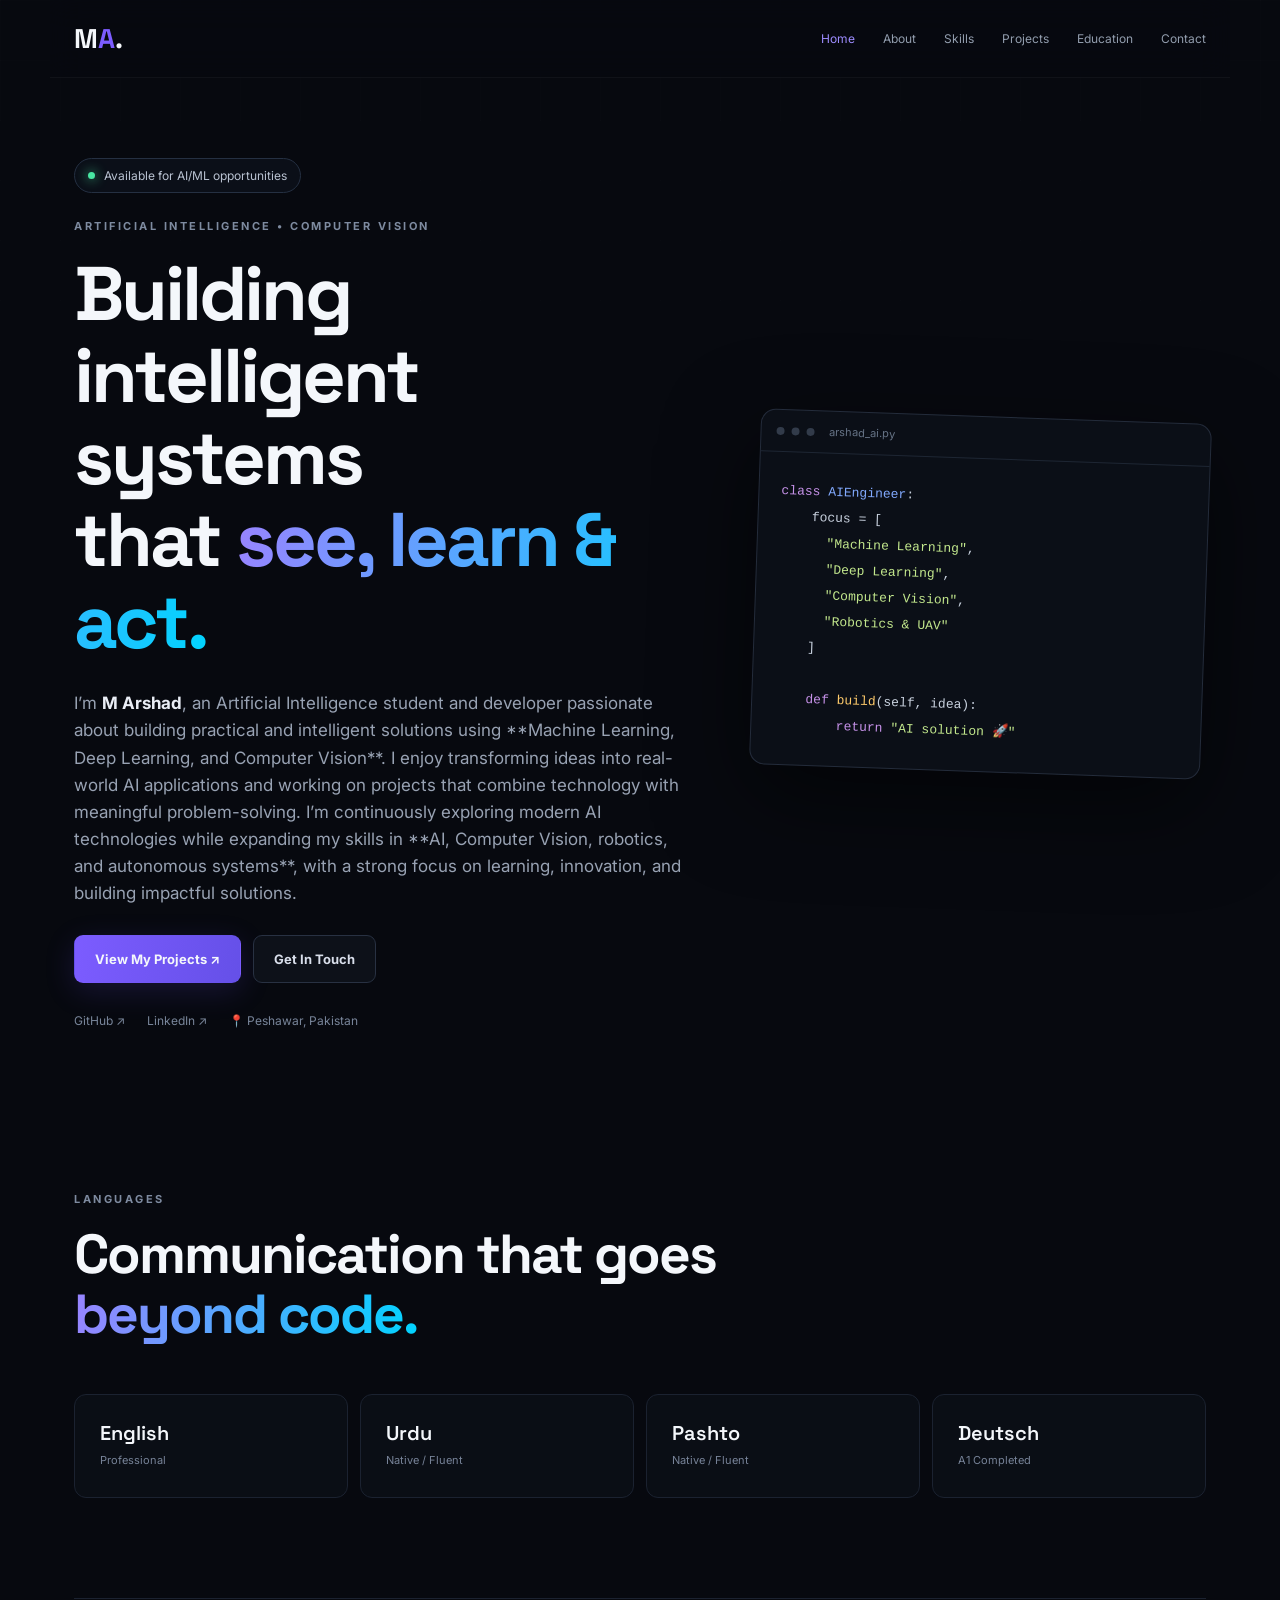
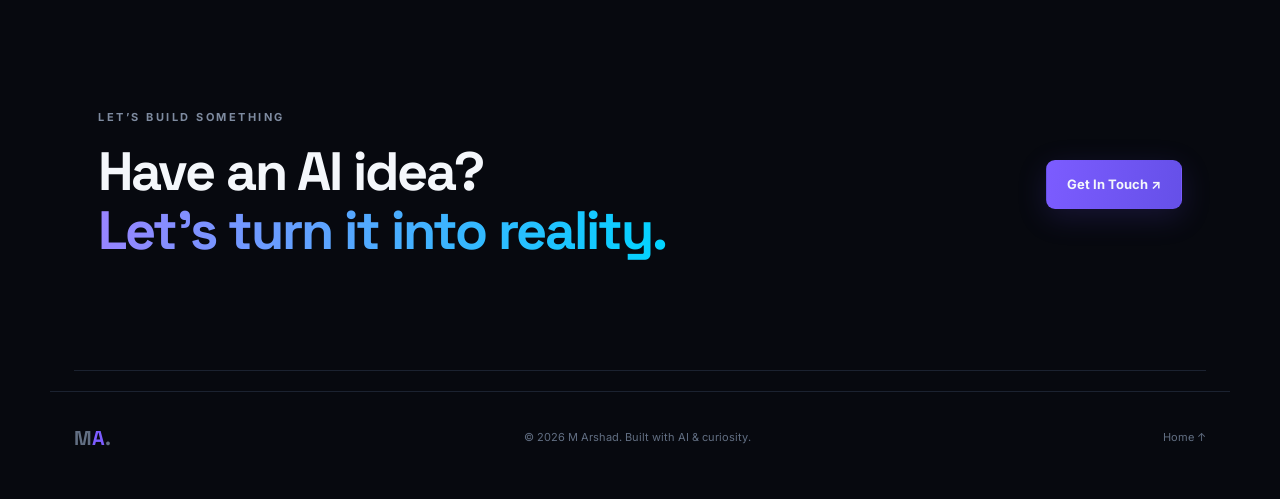
<file: index.html>
<!DOCTYPE html>
<html lang="en">
<head>
<meta charset="UTF-8"><meta name="viewport" content="width=device-width, initial-scale=1.0">
<meta name="description" content="M Arshad — Artificial Intelligence Student and Computer Vision Developer.">
<title>M Arshad | AI & Computer Vision Developer</title>
<link rel="preconnect" href="https://fonts.googleapis.com"><link rel="preconnect" href="https://fonts.gstatic.com" crossorigin>
<link href="https://fonts.googleapis.com/css2?family=Inter:wght@400;500;600;700;800&family=Space+Grotesk:wght@500;600;700&display=swap" rel="stylesheet">
<link rel="stylesheet" href="style.css">
</head>
<body>
<div class="bg-grid"></div>
<header class="navbar">
<a href="index.html" class="logo">M<span>A</span>.</a>
<button class="menu-btn">☰</button>
<nav>
<a class="active" href="index.html">Home</a><a href="about.html">About</a><a href="skills.html">Skills</a>
<a href="projects.html">Projects</a><a href="education.html">Education</a><a href="contact.html">Contact</a>
</nav></header>
<main>
<section class="hero section">
<div class="hero-content">
<div class="status"><span></span> Available for AI/ML opportunities</div>
<p class="eyebrow">ARTIFICIAL INTELLIGENCE • COMPUTER VISION</p>
<h1>Building intelligent systems<br>that <span>see, learn & act.</span></h1>
<p class="hero-text">I’m <strong>M Arshad</strong>, an Artificial Intelligence student and developer passionate about building practical and intelligent solutions using **Machine Learning, Deep Learning, and Computer Vision**. I enjoy transforming ideas into real-world AI applications and working on projects that combine technology with meaningful problem-solving. I’m continuously exploring modern AI technologies while expanding my skills in **AI, Computer Vision, robotics, and autonomous systems**, with a strong focus on learning, innovation, and building impactful solutions.
</p>
<div class="hero-actions"><a href="projects.html" class="btn primary">View My Projects ↗</a><a href="contact.html" class="btn secondary">Get In Touch</a></div>
<div class="quick-links"><a href="https://github.com/M-Arshad784" target="_blank">GitHub ↗</a><a href="https://www.linkedin.com/" target="_blank">LinkedIn ↗</a><span>📍 Peshawar, Pakistan</span></div>
</div>
<div class="hero-card"><div class="orb"></div><div class="code-window">
<div class="window-bar"><i></i><i></i><i></i><span>arshad_ai.py</span></div>
<pre><code><span class="purple">class</span> <span class="blue">AIEngineer</span>:
    focus = [
      <span class="green">"Machine Learning"</span>,
      <span class="green">"Deep Learning"</span>,
      <span class="green">"Computer Vision"</span>,
      <span class="green">"Robotics & UAV"</span>
    ]

    <span class="purple">def</span> <span class="yellow">build</span>(self, idea):
        <span class="purple">return</span> <span class="green">"AI solution 🚀"</span></code></pre>
</div></div>
</section>

<section class="section compact-section">
<div class="section-heading"><p class="eyebrow">LANGUAGES</p><h2>Communication that goes <span>beyond code.</span></h2></div>
<div class="language-grid">
<div><strong>English</strong><span>Professional</span></div><div><strong>Urdu</strong><span>Native / Fluent</span></div>
<div><strong>Pashto</strong><span>Native / Fluent</span></div><div><strong>Deutsch</strong><span>A1 Completed</span></div>
</div>
</section>

<section class="cta section">
<div><p class="eyebrow">LET’S BUILD SOMETHING</p><h2>Have an AI idea?<br><span>Let’s turn it into reality.</span></h2></div>
<a href="contact.html" class="btn primary">Get In Touch ↗</a>
</section>
</main>
<footer><div class="footer-logo">M<span>A</span>.</div><p>© <span id="year"></span> M Arshad. Built with AI & curiosity.</p><a href="index.html">Home ↑</a></footer>
<script src="script.js"></script>
</body></html>
</file>
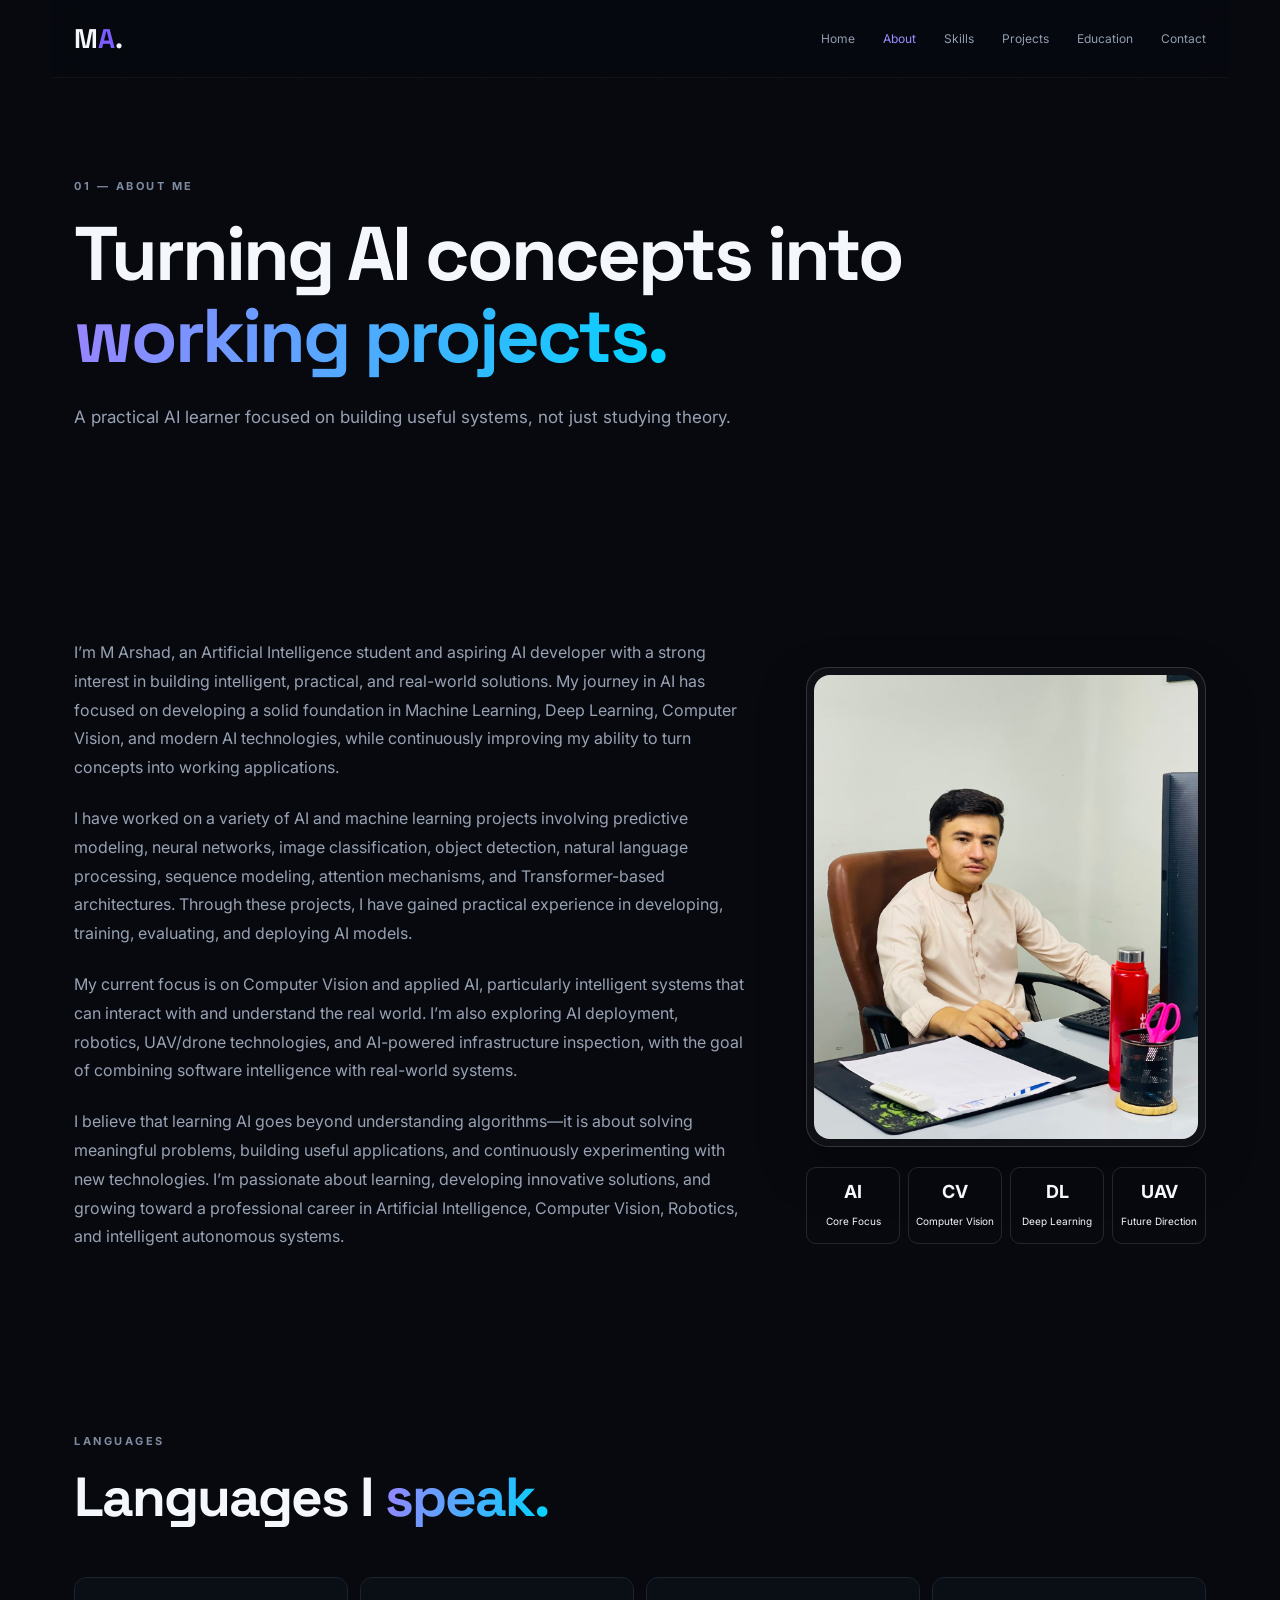
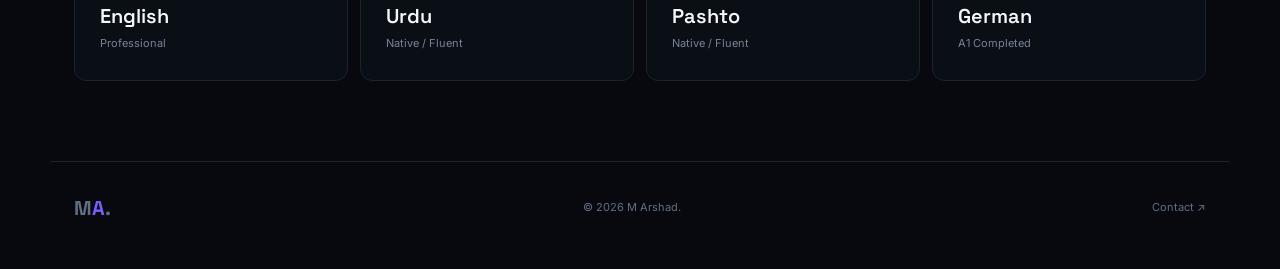
<file: about.html>
<!DOCTYPE html>
<html lang="en">

<head>
<meta charset="UTF-8">
<meta name="viewport" content="width=device-width, initial-scale=1.0">

<title>About | M Arshad</title>

<link rel="preconnect" href="https://fonts.googleapis.com">
<link rel="preconnect" href="https://fonts.gstatic.com" crossorigin>

<link href="https://fonts.googleapis.com/css2?family=Inter:wght@400;500;600;700;800&family=Space+Grotesk:wght@500;600;700&display=swap" rel="stylesheet">

<link rel="stylesheet" href="style.css">

<style>

/* ================================
   ABOUT SECTION
================================ */

.about-grid {
    display: grid;
    grid-template-columns: 1.4fr 0.6fr;
    gap: 60px;
    align-items: center;
    max-width: 1200px;
    margin: 0 auto;
}

.about-copy p {
    line-height: 1.8;
    margin-bottom: 22px;
}


/* ================================
   RIGHT SIDE
================================ */

.about-right {
    display: flex;
    flex-direction: column;
    align-items: center;
    width: 100%;
}


/* ================================
   PROFILE IMAGE
================================ */

.profile-box {
    width: 400px;
    height: 480px;
    padding: 7px;
    border-radius: 22px;
    border: 1px solid rgba(255,255,255,0.15);
    background: rgba(255,255,255,0.03);
    box-shadow: 0 20px 50px rgba(0,0,0,0.25);
}

.profile-box img {
    width: 100%;
    height: 100%;
    object-fit: cover;
    border-radius: 16px;
    display: block;
}


/* ================================
   STATS
================================ */

.about-stats {
    display: grid;
    grid-template-columns: repeat(4, 1fr);
    gap: 8px;
    width: 100%;
    margin-top: 20px;
}

.about-stat {
    text-align: center;
    padding: 10px 5px;
    border: 1px solid rgba(255,255,255,0.12);
    border-radius: 10px;
}

.about-stat strong {
    display: block;
    font-size: 18px;
}

.about-stat span {
    font-size: 10px;
}


/* ================================
   TABLET
================================ */

@media (max-width: 1000px) {

    .about-grid {
        grid-template-columns: 1fr;
        gap: 45px;
        text-align: left;
    }

    .about-right {
        width: 100%;
    }

    .profile-box {
        width: 300px;
        height: 380px;
    }

    .about-stats {
        width: 300px;
    }
}


/* ================================
   MOBILE
================================ */

@media (max-width: 600px) {

    .about-grid {
        grid-template-columns: 1fr;
        gap: 35px;
        width: 100%;
    }

    .about-copy {
        width: 100%;
    }

    .about-copy p {
        font-size: 14px;
        line-height: 1.7;
        margin-bottom: 18px;
    }

    .about-right {
        width: 100%;
    }

    .profile-box {
        width: 220px;
        height: 280px;
        padding: 6px;
        border-radius: 18px;
    }

    .profile-box img {
        border-radius: 13px;
    }

    .about-stats {
        width: 100%;
        grid-template-columns: repeat(2, 1fr);
        gap: 10px;
        margin-top: 18px;
    }

    .about-stat {
        padding: 12px 5px;
    }

    .about-stat strong {
        font-size: 17px;
    }

    .about-stat span {
        font-size: 9px;
    }

}


/* ================================
   VERY SMALL MOBILE
================================ */

@media (max-width: 380px) {

    .profile-box {
        width: 190px;
        height: 245px;
    }

    .about-stats {
        grid-template-columns: repeat(2, 1fr);
    }

}

</style>

</head>


<body>

<div class="bg-grid"></div>


<!-- ================================
     NAVBAR
================================ -->

<header class="navbar">

    <a href="index.html" class="logo">
        M<span>A</span>.
    </a>

    <button class="menu-btn">☰</button>

    <nav>
        <a href="index.html">Home</a>
        <a class="active" href="about.html">About</a>
        <a href="skills.html">Skills</a>
        <a href="projects.html">Projects</a>
        <a href="education.html">Education</a>
        <a href="contact.html">Contact</a>
    </nav>

</header>


<main>


<!-- ================================
     PAGE HERO
================================ -->

<section class="page-hero section">

    <p class="eyebrow">
        01 — ABOUT ME
    </p>

    <h1>
        Turning AI concepts into
        <span>working projects.</span>
    </h1>

    <p class="hero-text">
        A practical AI learner focused on building useful systems,
        not just studying theory.
    </p>

</section>


<!-- ================================
     ABOUT
================================ -->

<section class="section">

    <div class="about-grid">


        <!-- LEFT SIDE -->

        <div class="about-copy">

            <p>
                I’m M Arshad, an Artificial Intelligence student and aspiring AI developer
                with a strong interest in building intelligent, practical, and real-world
                solutions. My journey in AI has focused on developing a solid foundation
                in Machine Learning, Deep Learning, Computer Vision, and modern AI
                technologies, while continuously improving my ability to turn concepts
                into working applications.
            </p>

            <p>
                I have worked on a variety of AI and machine learning projects involving
                predictive modeling, neural networks, image classification, object
                detection, natural language processing, sequence modeling, attention
                mechanisms, and Transformer-based architectures. Through these projects,
                I have gained practical experience in developing, training, evaluating,
                and deploying AI models.
            </p>

            <p>
                My current focus is on Computer Vision and applied AI, particularly
                intelligent systems that can interact with and understand the real world.
                I’m also exploring AI deployment, robotics, UAV/drone technologies,
                and AI-powered infrastructure inspection, with the goal of combining
                software intelligence with real-world systems.
            </p>

            <p>
                I believe that learning AI goes beyond understanding algorithms—it is
                about solving meaningful problems, building useful applications, and
                continuously experimenting with new technologies. I’m passionate about
                learning, developing innovative solutions, and growing toward a
                professional career in Artificial Intelligence, Computer Vision,
                Robotics, and intelligent autonomous systems.
            </p>

        </div>


        <!-- RIGHT SIDE -->

        <div class="about-right">


            <!-- IMAGE -->

            <div class="profile-box">

                <img
                    src="img1.jpg"
                    alt="M Arshad - Artificial Intelligence"
                >

            </div>


            <!-- STATS -->

            <div class="about-stats">


                <div class="about-stat">

                    <strong>AI</strong>

                    <span>
                        Core Focus
                    </span>

                </div>


                <div class="about-stat">

                    <strong>CV</strong>

                    <span>
                        Computer Vision
                    </span>

                </div>


                <div class="about-stat">

                    <strong>DL</strong>

                    <span>
                        Deep Learning
                    </span>

                </div>


                <div class="about-stat">

                    <strong>UAV</strong>

                    <span>
                        Future Direction
                    </span>

                </div>


            </div>

        </div>

    </div>

</section>


<!-- ================================
     LANGUAGES
================================ -->

<section class="section compact-section">

    <div class="section-heading">

        <p class="eyebrow">
            LANGUAGES
        </p>

        <h2>
            Languages I <span>speak.</span>
        </h2>

    </div>


    <div class="language-grid">

        <div>
            <strong>English</strong>
            <span>Professional</span>
        </div>

        <div>
            <strong>Urdu</strong>
            <span>Native / Fluent</span>
        </div>

        <div>
            <strong>Pashto</strong>
            <span>Native / Fluent</span>
        </div>

        <div>
            <strong>German</strong>
            <span>A1 Completed</span>
        </div>

    </div>

</section>


</main>


<!-- ================================
     FOOTER
================================ -->

<footer>

    <div class="footer-logo">
        M<span>A</span>.
    </div>

    <p>
        © <span id="year"></span> M Arshad.
    </p>

    <a href="contact.html">
        Contact ↗
    </a>

</footer>


<script src="script.js"></script>

</body>
</html>
</file>
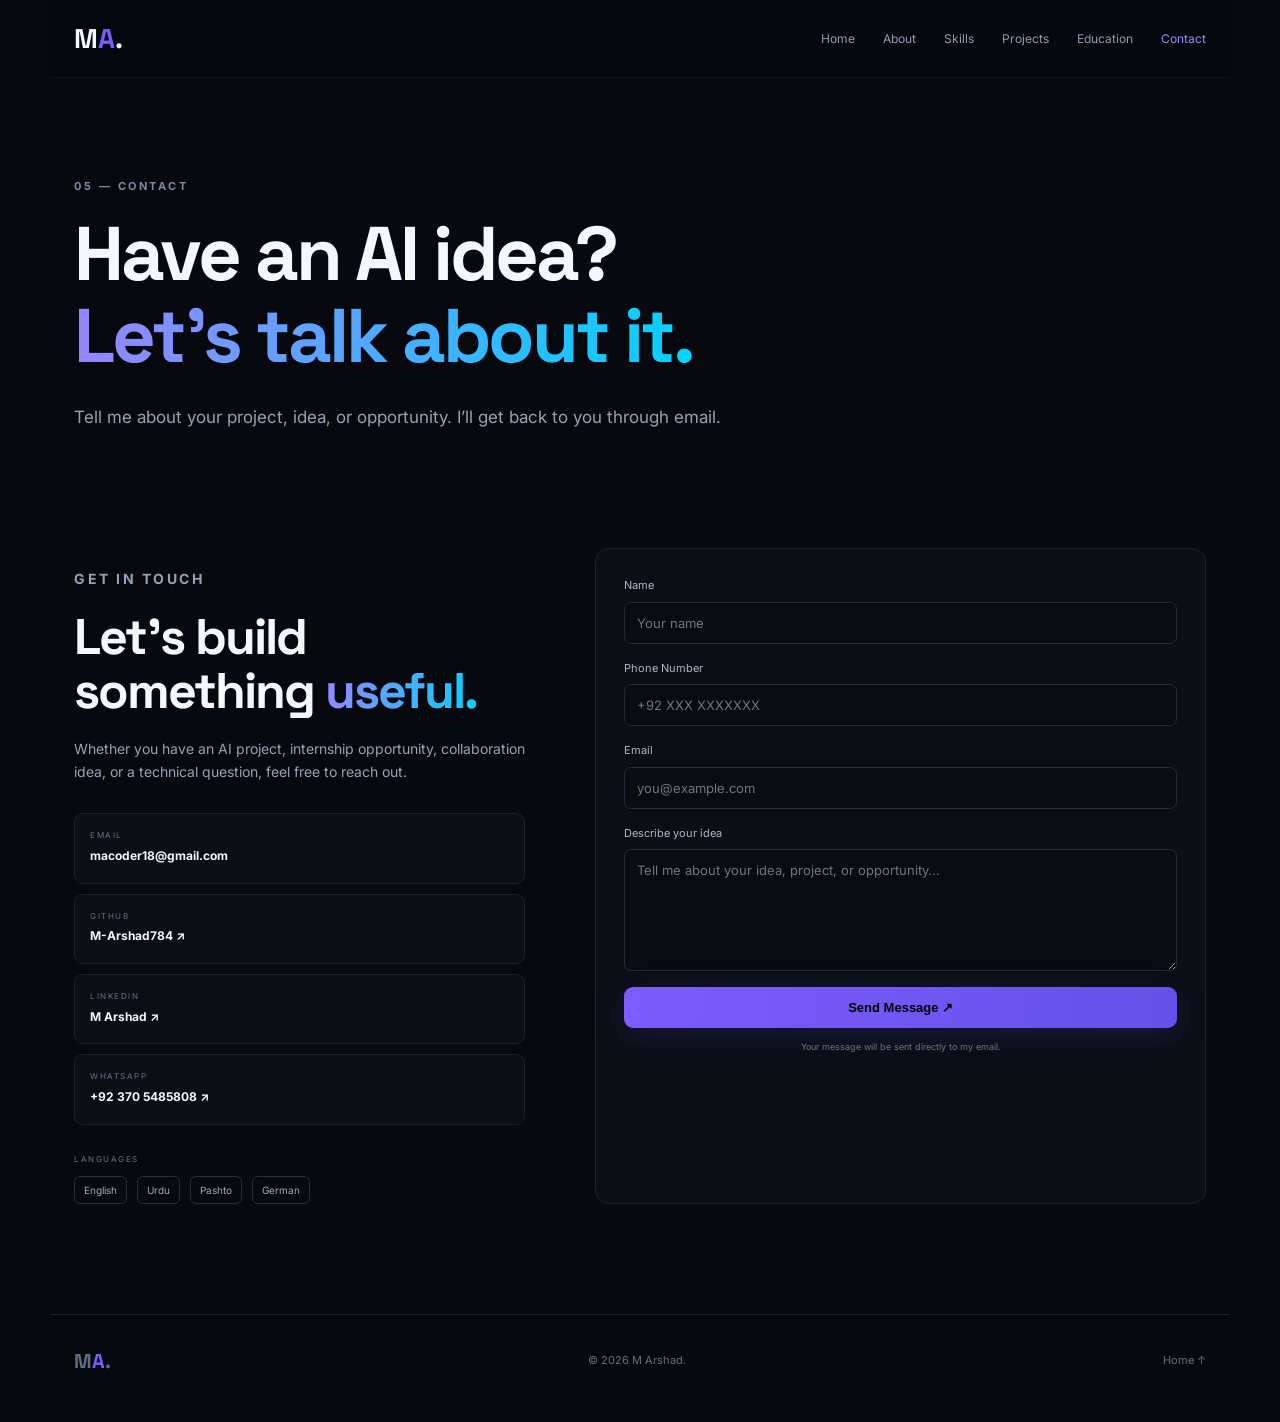
<file: contact.html>
<!DOCTYPE html>
<html lang="en">

<head>
    <meta charset="UTF-8">
    <meta name="viewport" content="width=device-width, initial-scale=1.0">

    <title>Contact | M Arshad</title>

    <!-- Google Fonts -->
    <link rel="preconnect" href="https://fonts.googleapis.com">
    <link rel="preconnect" href="https://fonts.gstatic.com" crossorigin>

    <link href="https://fonts.googleapis.com/css2?family=Inter:wght@400;500;600;700;800&family=Space+Grotesk:wght@500;600;700&display=swap"
          rel="stylesheet">

    <!-- Main CSS -->
    <link rel="stylesheet" href="style.css">
</head>

<body>

    <!-- Background Grid -->
    <div class="bg-grid"></div>


    <!-- ================= NAVBAR ================= -->

    <header class="navbar">

        <a href="index.html" class="logo">
            M<span>A</span>.
        </a>

        <button class="menu-btn">☰</button>

        <nav>

            <a href="index.html">Home</a>

            <a href="about.html">About</a>

            <a href="skills.html">Skills</a>

            <a href="projects.html">Projects</a>

            <a href="education.html">Education</a>

            <a class="active" href="contact.html">Contact</a>

        </nav>

    </header>



    <!-- ================= MAIN ================= -->

    <main>


        <!-- ================= HERO ================= -->

        <section class="page-hero section">

            <p class="eyebrow">
                05 — CONTACT
            </p>

            <h1>
                Have an AI idea?
                <br>
                <span>Let’s talk about it.</span>
            </h1>

            <p class="hero-text">
                Tell me about your project, idea, or opportunity.
                I’ll get back to you through email.
            </p>

        </section>



        <!-- ================= CONTACT SECTION ================= -->

        <section class="section contact-section">

            <div class="contact-layout">


                <!-- ================= LEFT SIDE ================= -->

                <div class="contact-info">

                    <p class="eyebrow">
                        GET IN TOUCH
                    </p>

                    <h2>
                        Let’s build something
                        <span>useful.</span>
                    </h2>

                    <p>
                        Whether you have an AI project, internship opportunity,
                        collaboration idea, or a technical question,
                        feel free to reach out.
                    </p>


                    <!-- CONTACT DETAILS -->

                    <div class="contact-details">


                        <!-- EMAIL -->

                        <a href="mailto:macoder18@gmail.com">

                            <small>
                                EMAIL
                            </small>

                            <strong>
                                macoder18@gmail.com
                            </strong>

                        </a>


                        <!-- GITHUB -->

                        <a href="https://github.com/M-Arshad784"
                           target="_blank">

                            <small>
                                GITHUB
                            </small>

                            <strong>
                                M-Arshad784 ↗
                            </strong>

                        </a>


                        <!-- LINKEDIN -->

                        <a href="https://www.linkedin.com/in/m-arshad-68a46141/"
                           target="_blank">

                            <small>
                                LINKEDIN
                            </small>

                            <strong>
                                M Arshad ↗
                            </strong>

                        </a>


                        <!-- WHATSAPP -->

                        <a href="https://wa.me/923705485808"
                           target="_blank">

                            <small>
                                WHATSAPP
                            </small>

                            <strong>
                                +92 370 5485808 ↗
                            </strong>

                        </a>

                    </div>


                    <!-- LANGUAGES -->

                    <div class="language-mini">

                        <small>
                            LANGUAGES
                        </small>

                        <span>English</span>
                        <span>Urdu</span>
                        <span>Pashto</span>
                        <span>German</span>

                    </div>

                </div>



                <!-- ================= RIGHT SIDE FORM ================= -->

                <form
                    id="contactForm"
                    class="contact-form"
                    action="https://formspree.io/f/mdeakodr"
                    method="POST"
                >


                    <!-- NAME -->

                    <label>

                        Name

                        <input
                            type="text"
                            name="name"
                            placeholder="Your name"
                            required
                        >

                    </label>



                    <!-- PHONE -->

                    <label>

                        Phone Number

                        <input
                            type="tel"
                            name="phone"
                            placeholder="+92 XXX XXXXXXX"
                        >

                    </label>



                    <!-- EMAIL -->

                    <label>

                        Email

                        <input
                            type="email"
                            name="email"
                            placeholder="you@example.com"
                            required
                        >

                    </label>



                    <!-- MESSAGE -->

                    <label>

                        Describe your idea

                        <textarea
                            name="message"
                            rows="6"
                            placeholder="Tell me about your idea, project, or opportunity..."
                            required
                        ></textarea>

                    </label>



                    <!-- EMAIL SUBJECT -->

                    <input
                        type="hidden"
                        name="_subject"
                        value="New Project Inquiry - M Arshad Portfolio"
                    >



                    <!-- SEND BUTTON -->

                    <button
                        class="btn primary"
                        id="sendButton"
                        type="submit"
                    >
                        Send Message ↗
                    </button>



                    <!-- SUCCESS MESSAGE -->

                    <div
                        id="successMessage"
                        class="success-message"
                        style="display: none;"
                    >

                        <strong>
                            ✓ Message sent successfully
                        </strong>

                        <p>
                            We will get in touch using WhatsApp or email
                            within 24 hours. Stay tuned!
                        </p>

                    </div>



                    <!-- ERROR MESSAGE -->

                    <div
                        id="formError"
                        class="form-error"
                        style="display: none;"
                    ></div>



                    <!-- FORM NOTE -->

                    <p
                        id="formNote"
                        class="form-note"
                    >
                        Your message will be sent directly to my email.
                    </p>

                </form>

            </div>

        </section>

    </main>



    <!-- ================= FOOTER ================= -->

    <footer>

        <div class="footer-logo">
            M<span>A</span>.
        </div>

        <p>
            © <span id="year"></span> M Arshad.
        </p>

        <a href="index.html">
            Home ↑
        </a>

    </footer>



    <!-- ================= JAVASCRIPT ================= -->

    <script src="script.js"></script>


    <script>

        // Get form elements
        const contactForm = document.getElementById("contactForm");

        const sendButton = document.getElementById("sendButton");

        const successMessage =
            document.getElementById("successMessage");

        const formError =
            document.getElementById("formError");

        const formNote =
            document.getElementById("formNote");


        // Form submit
        contactForm.addEventListener("submit", async function (event) {

            // Stop normal page navigation
            event.preventDefault();


            // Hide old messages
            successMessage.style.display = "none";

            formError.style.display = "none";


            // Disable button
            sendButton.disabled = true;

            sendButton.innerHTML = "Sending...";


            try {

                // Collect form data
                const formData = new FormData(contactForm);


                // Send data to Formspree
                const response = await fetch(
                    contactForm.action,
                    {
                        method: "POST",

                        body: formData,

                        headers: {
                            "Accept": "application/json"
                        }
                    }
                );


                // ================= SUCCESS =================

                if (response.ok) {

                    // Clear form
                    contactForm.reset();


                    // Show success message
                    successMessage.style.display = "block";


                    // Change button text
                    sendButton.innerHTML =
                        "Message Sent ✓";


                    // Hide note
                    formNote.style.display = "none";


                }


                // ================= ERROR =================

                else {

                    let data = {};

                    try {

                        data = await response.json();

                    } catch (error) {

                        data = {};

                    }


                    if (data.errors) {

                        formError.innerHTML =
                            data.errors
                                .map(error => error.message)
                                .join("<br>");

                    }

                    else {

                        formError.innerHTML =
                            "Unable to send your message. Please try again.";

                    }


                    // Show error
                    formError.style.display = "block";


                    // Enable button again
                    sendButton.disabled = false;

                    sendButton.innerHTML =
                        "Send Message ↗";

                }

            }


            // ================= CONNECTION ERROR =================

            catch (error) {

                formError.innerHTML =
                    "Unable to connect to the email service. Please try again.";


                formError.style.display = "block";


                sendButton.disabled = false;

                sendButton.innerHTML =
                    "Send Message ↗";

            }

        });



        // ================= CURRENT YEAR =================

        document.getElementById("year").textContent =
            new Date().getFullYear();

    </script>

</body>

</html>
</file>
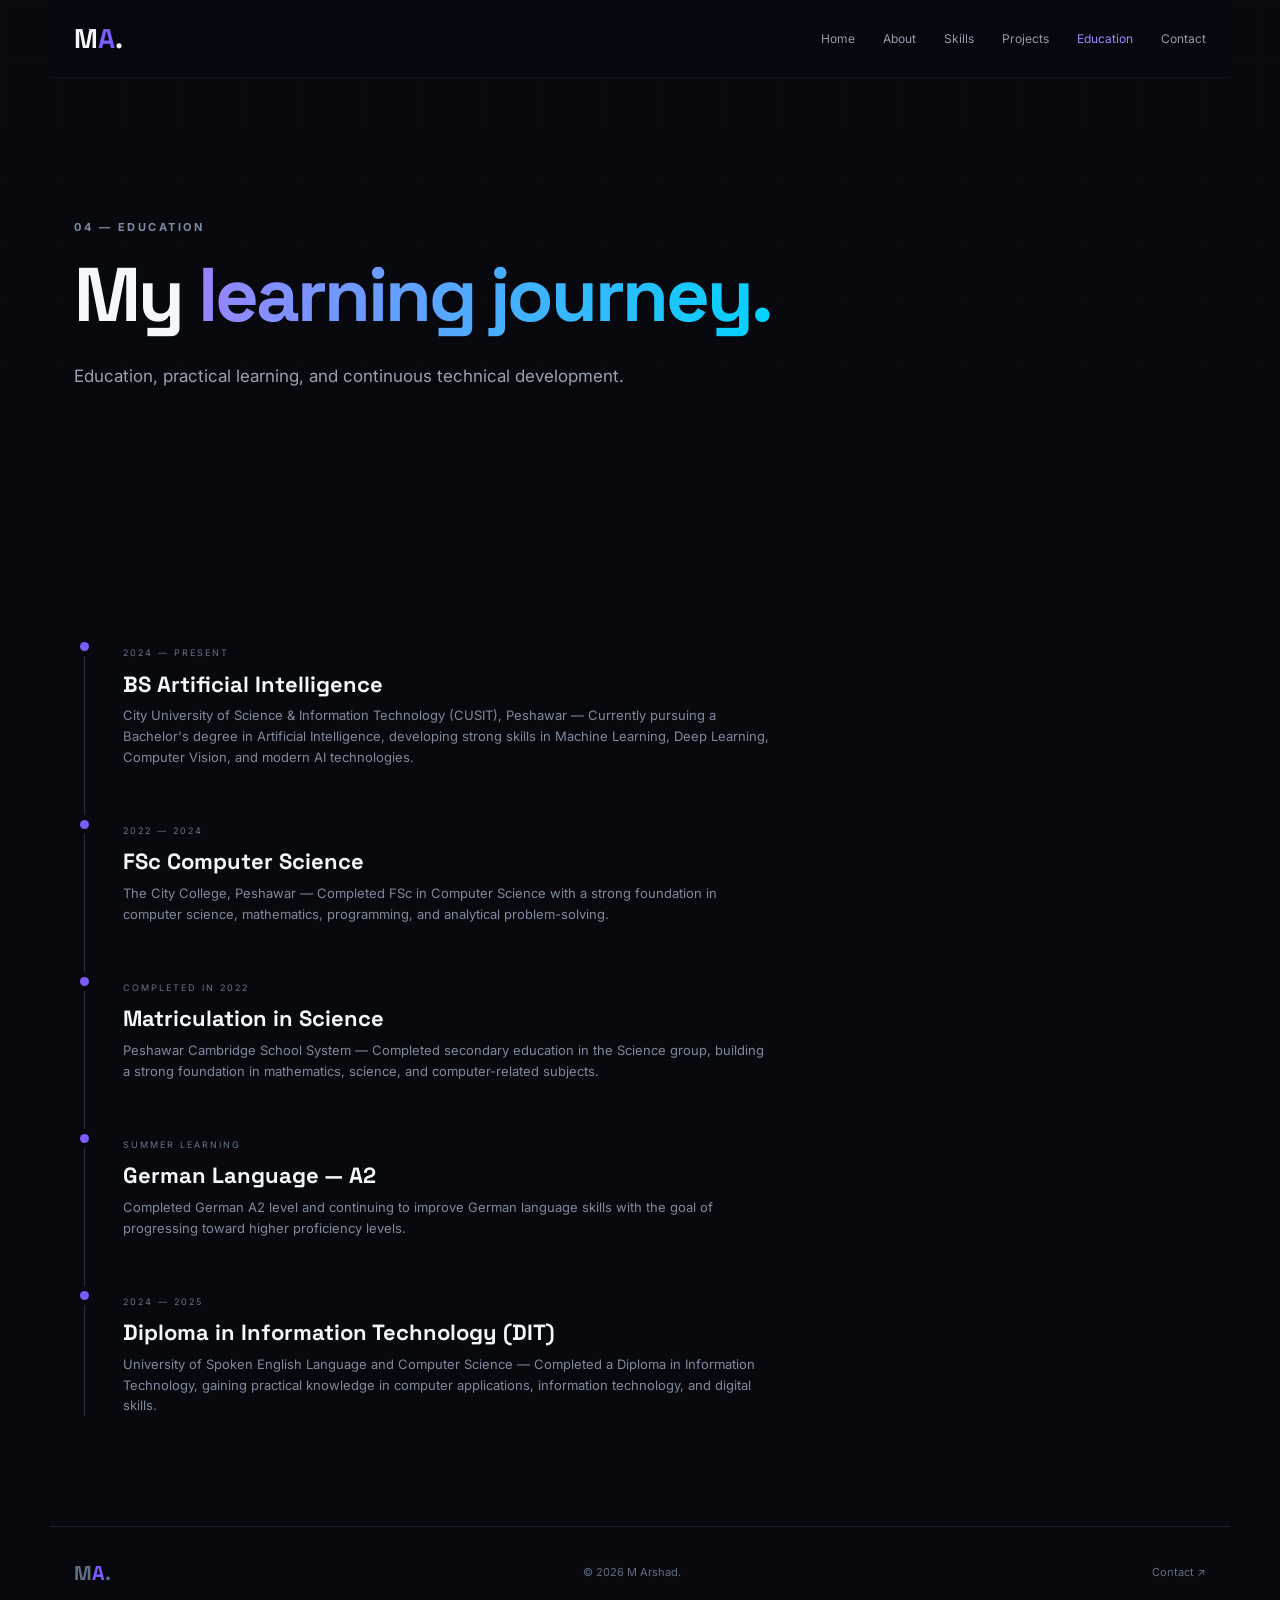
<file: education.html>
<!DOCTYPE html>
<html lang="en"><head><meta charset="UTF-8"><meta name="viewport" content="width=device-width, initial-scale=1.0">
<title>Education | M Arshad</title><link rel="preconnect" href="https://fonts.googleapis.com"><link rel="preconnect" href="https://fonts.gstatic.com" crossorigin>
<link href="https://fonts.googleapis.com/css2?family=Inter:wght@400;500;600;700;800&family=Space+Grotesk:wght@500;600;700&display=swap" rel="stylesheet"><link rel="stylesheet" href="style.css"></head>
<body><div class="bg-grid"></div><header class="navbar"><a href="index.html" class="logo">M<span>A</span>.</a><button class="menu-btn">☰</button><nav>
<a href="index.html">Home</a><a href="about.html">About</a><a href="skills.html">Skills</a><a href="projects.html">Projects</a><a class="active" href="education.html">Education</a><a href="contact.html">Contact</a></nav></header>
<main><section class="page-hero section"><p class="eyebrow">04 — EDUCATION</p><h1>My <span>learning journey.</span></h1><p class="hero-text">Education, practical learning, and continuous technical development.</p></section>
<section class="section"><div class="timeline">
<div class="timeline-item"><div class="dot"></div><div><span>2024 — PRESENT</span><h3>BS Artificial Intelligence</h3><p>City University of Science & Information Technology (CUSIT), Peshawar — Currently pursuing a Bachelor's degree in Artificial Intelligence, developing strong skills in Machine Learning, Deep Learning, Computer Vision, and modern AI technologies.</p></div></div>

<div class="timeline-item"><div class="dot"></div><div><span>2022 — 2024</span><h3>FSc Computer Science</h3><p>The City College, Peshawar — Completed FSc in Computer Science with a strong foundation in computer science, mathematics, programming, and analytical problem-solving.</p></div></div>

<div class="timeline-item"><div class="dot"></div><div><span>COMPLETED IN 2022</span><h3>Matriculation in Science</h3><p>Peshawar Cambridge School System — Completed secondary education in the Science group, building a strong foundation in mathematics, science, and computer-related subjects.</p></div></div>

<div class="timeline-item"><div class="dot"></div><div><span>SUMMER LEARNING</span><h3>German Language — A2</h3><p>Completed German A2 level and continuing to improve German language skills with the goal of progressing toward higher proficiency levels.</p></div></div>

<div class="timeline-item"><div class="dot"></div><div><span>2024 — 2025</span><h3>Diploma in Information Technology (DIT)</h3><p>University of Spoken English Language and Computer Science — Completed a Diploma in Information Technology, gaining practical knowledge in computer applications, information technology, and digital skills.</p></div></div>

</div></section></main><footer><div class="footer-logo">M<span>A</span>.</div><p>© <span id="year"></span> M Arshad.</p><a href="contact.html">Contact ↗</a></footer><script src="script.js"></script></body></html>
</file>
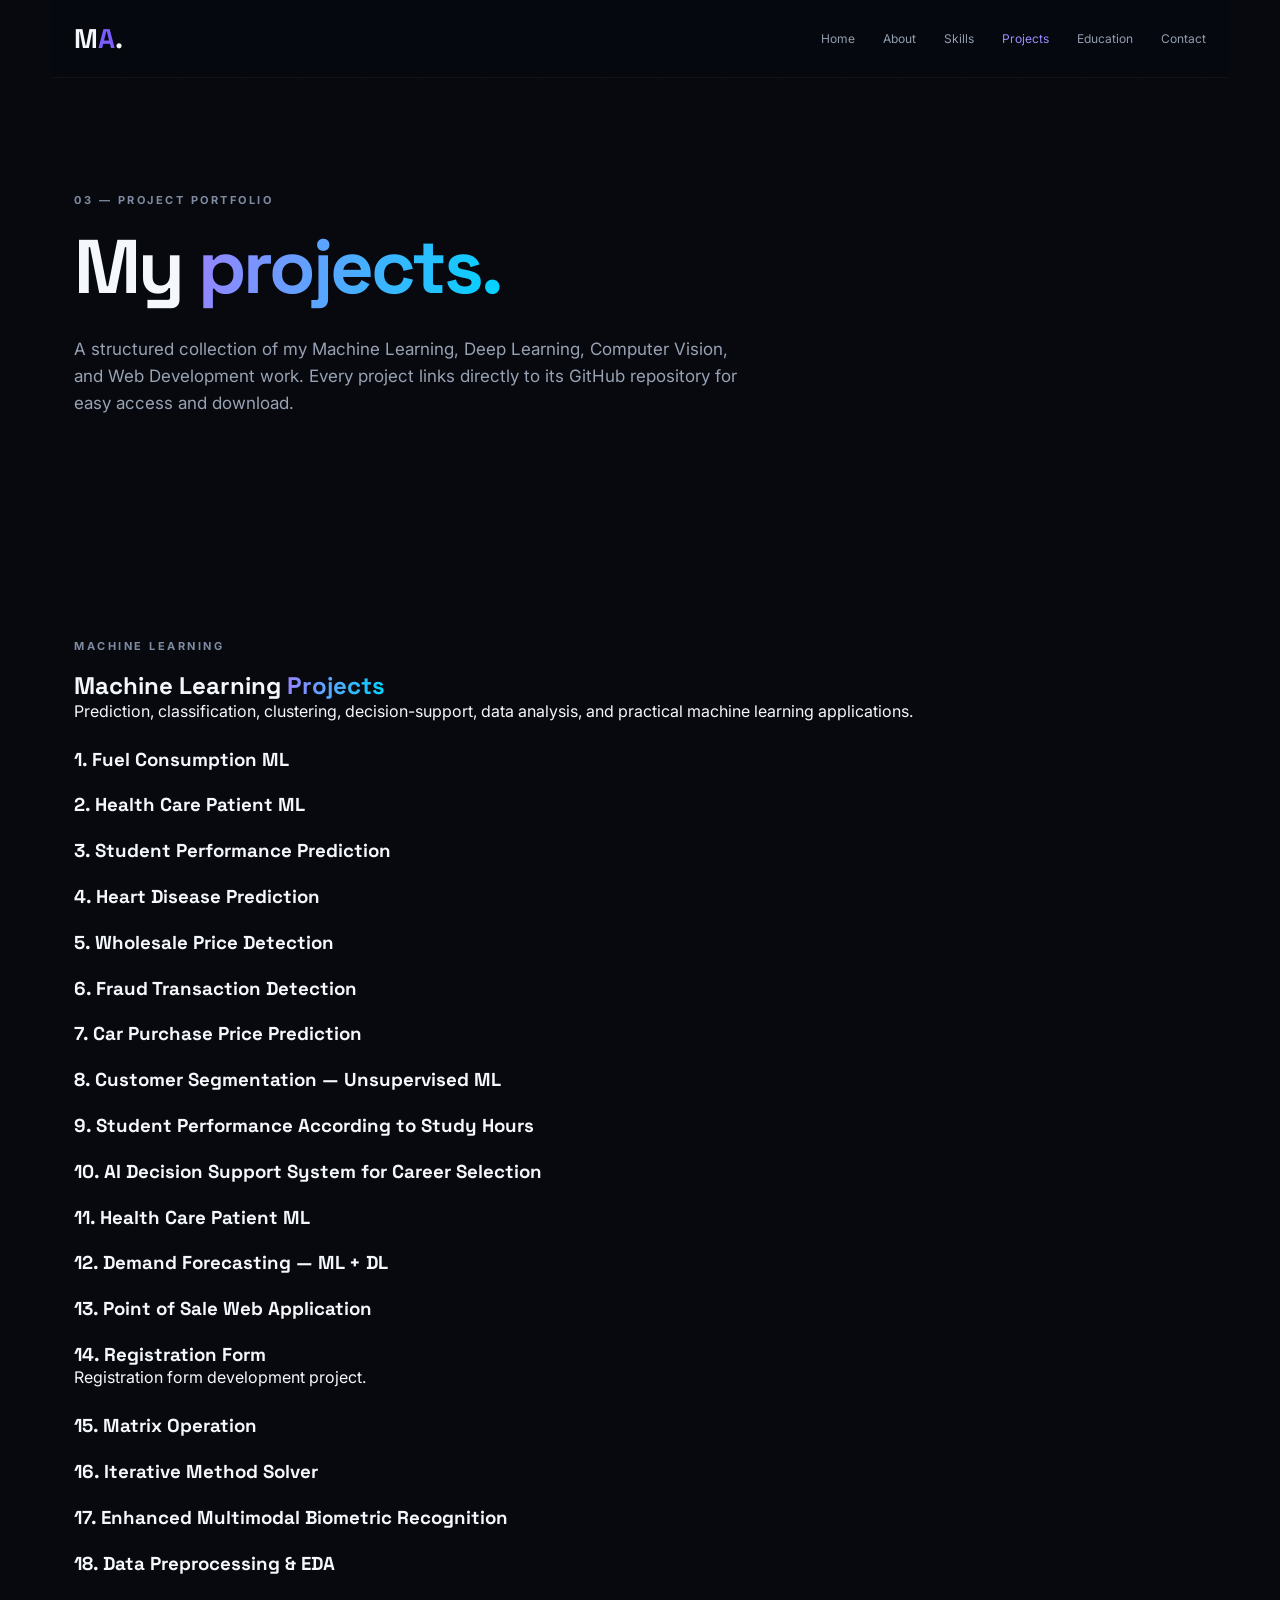
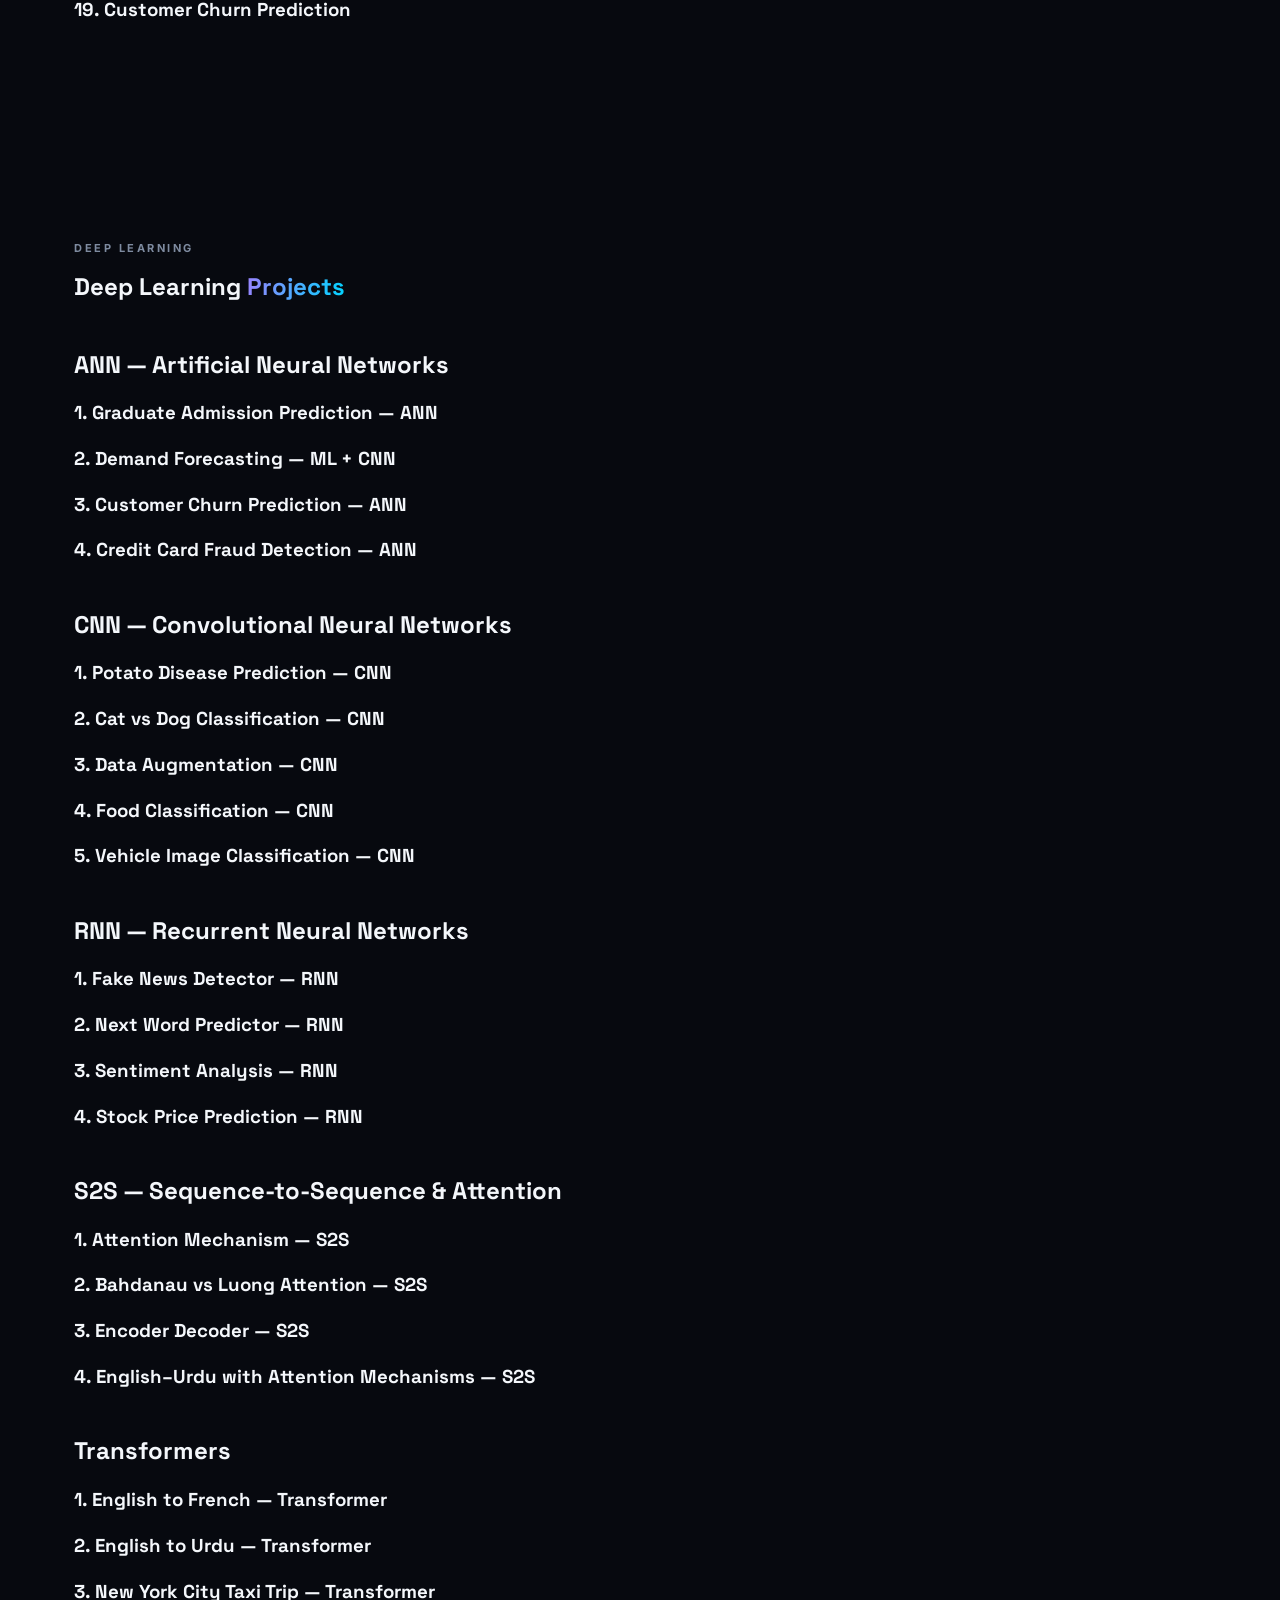
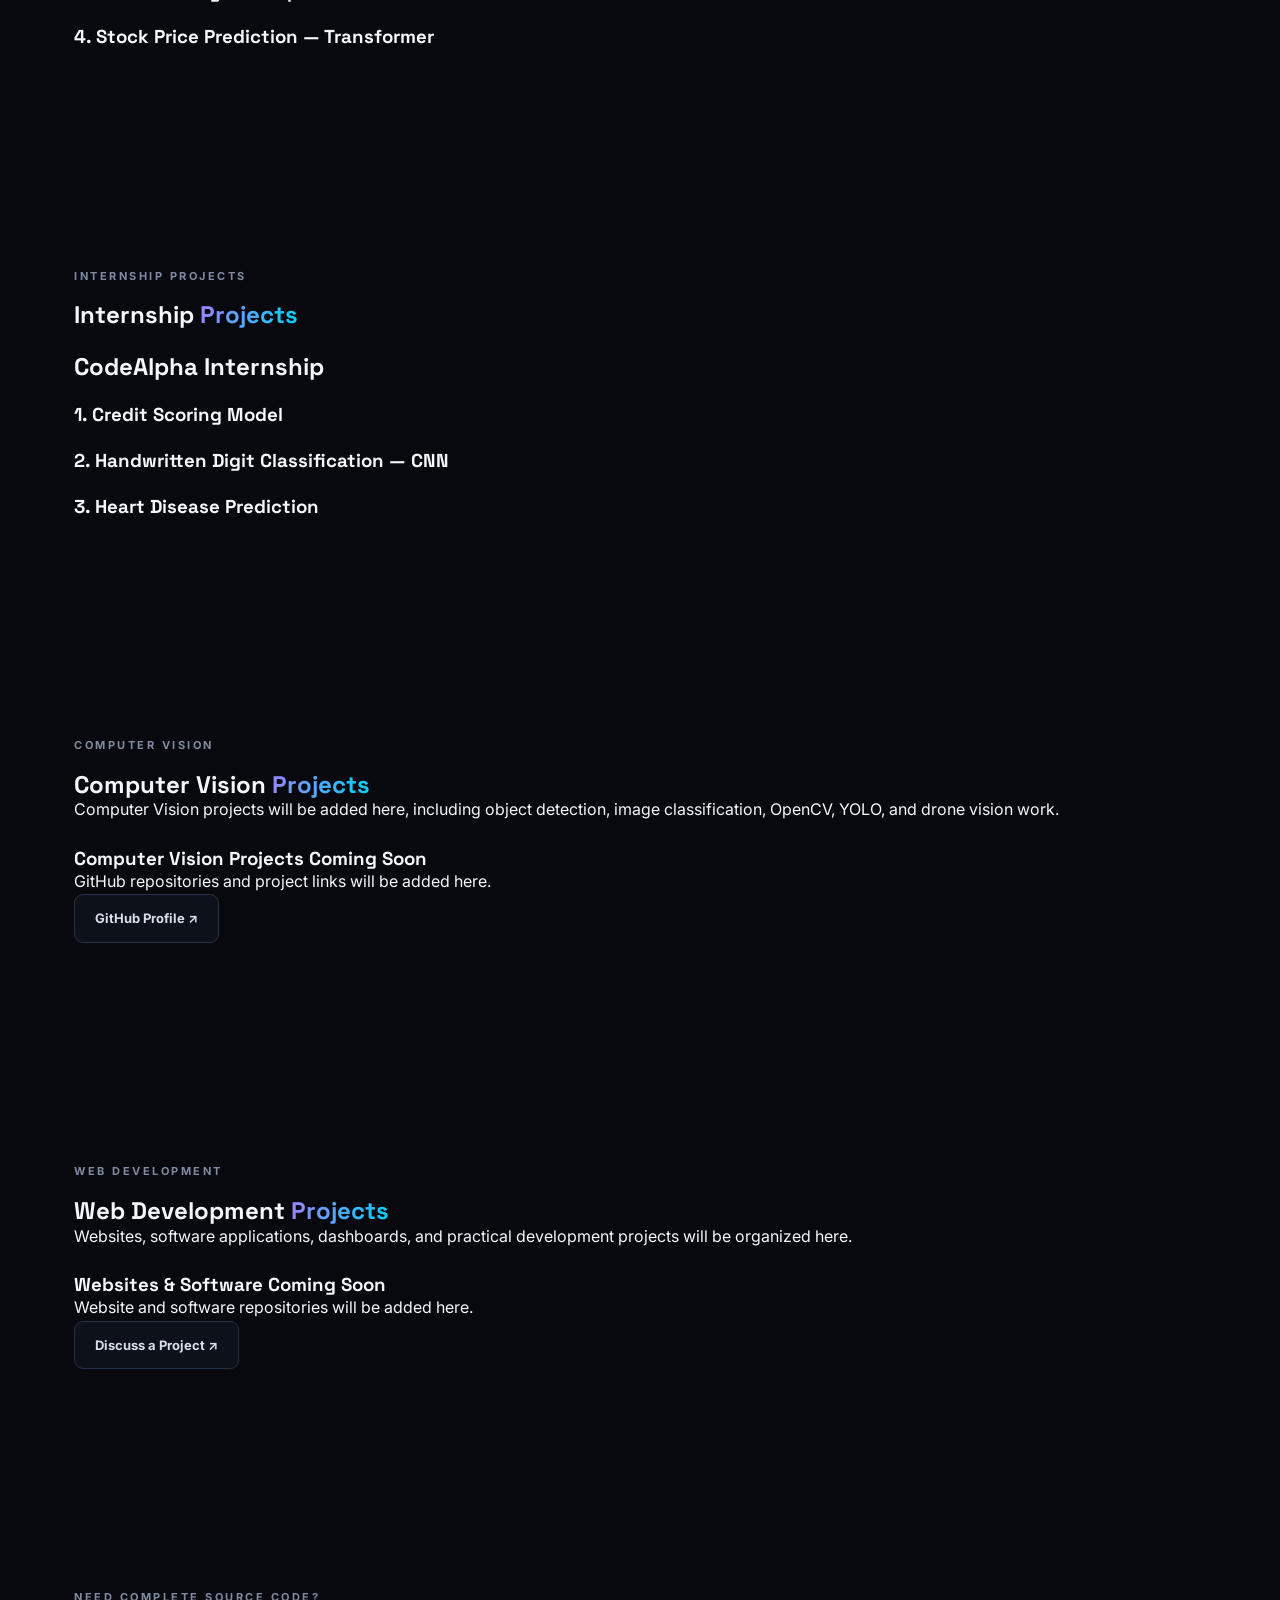
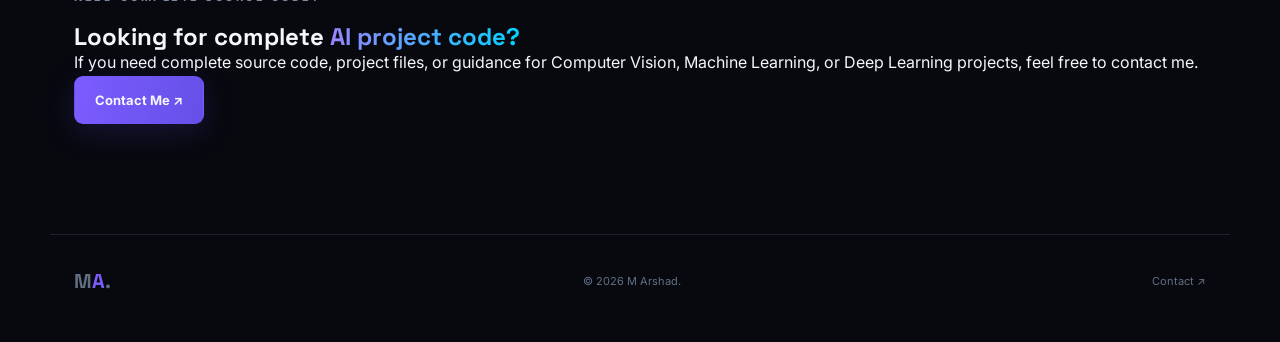
<file: projects.html>
<!-- from pathlib import Path
import zipfile

root = Path("/mnt/data/arshad_ai_portfolio_multipage")
projects = root / "projects.html"

html = r''' -->
<!DOCTYPE html>
<html lang="en">
<head>
<meta charset="UTF-8">
<meta name="viewport" content="width=device-width, initial-scale=1.0">
<title>Projects | M Arshad</title>
<link rel="preconnect" href="https://fonts.googleapis.com">
<link rel="preconnect" href="https://fonts.gstatic.com" crossorigin>
<link href="https://fonts.googleapis.com/css2?family=Inter:wght@400;500;600;700;800&family=Space+Grotesk:wght@500;600;700&display=swap" rel="stylesheet">
<link rel="stylesheet" href="style.css">
</head>
<body>
<div class="bg-grid"></div>

<header class="navbar">
<a href="index.html" class="logo">M<span>A</span>.</a>
<button class="menu-btn">☰</button>
<nav>
<a href="index.html">Home</a>
<a href="about.html">About</a>
<a href="skills.html">Skills</a>
<a class="active" href="projects.html">Projects</a>
<a href="education.html">Education</a>
<a href="contact.html">Contact</a>
</nav>
</header>

<main>
<section class="page-hero section">
<p class="eyebrow">03 — PROJECT PORTFOLIO</p>
<h1>My <span>projects.</span></h1>
<p class="hero-text">A structured collection of my Machine Learning, Deep Learning, Computer Vision, and Web Development work. Every project links directly to its GitHub repository for easy access and download.</p>
</section>

<section class="section project-section">
<div class="category-heading">
<p class="eyebrow">MACHINE LEARNING</p>
<h2>Machine Learning <span>Projects</span></h2>
<p>Prediction, classification, clustering, decision-support, data analysis, and practical machine learning applications.</p>
</div>

<div class="project-list">
<br><a class="repo-item" href="https://github.com/M-Arshad784/FuelSense" target="_blank"><div><h3>1. Fuel Consumption ML</h3></div></a>
<br><a class="repo-item" href="https://github.com/M-Arshad784/Health_Care_Patient" target="_blank"><div><h3>2. Health Care Patient ML</h3></a>
<br><a class="repo-item" href="https://github.com/M-Arshad784/Student-Performance-Prediction" target="_blank"><div><h3>3. Student Performance Prediction</h3></div></a>
<br><a class="repo-item" href="https://github.com/M-Arshad784/Heart-Disease-Prediction-System" target="_blank"><div><h3>4. Heart Disease Prediction</h3></div></a>
<br><a class="repo-item" href="https://github.com/M-Arshad784/Products-WholeSale-Price-Detection" target="_blank"><div><h3>5. Wholesale Price Detection</h3></div></a>
<br><a class="repo-item" href="https://github.com/M-Arshad784/Fraud-Transaction-Detection" target="_blank"><div><h3>6. Fraud Transaction Detection</h3></div></a>
<br><a class="repo-item" href="https://github.com/M-Arshad784/Car-Purchase-Price-Prediction" target="_blank"><div><h3>7. Car Purchase Price Prediction</h3></div></a>
<br><a class="repo-item" href="https://github.com/M-Arshad784/Customer-Segmentation-Unsupervised-ML" target="_blank"><div><h3>8. Customer Segmentation — Unsupervised ML</h3></div></a>
<br><a class="repo-item" href="https://github.com/M-Arshad784/Student-Performance-According-to-study-Hours" target="_blank"><div><h3>9. Student Performance According to Study Hours</h3></div></a>
<br><a class="repo-item" href="https://github.com/M-Arshad784/AI-Decision-Support-System-for-Career-Selection" target="_blank"><div><h3>10. AI Decision Support System for Career Selection</h3></div></a>
<br><a class="repo-item" href="https://github.com/M-Arshad784/Health_Care_Patient" target="_blank"><div><h3>11. Health Care Patient ML</h3></div></a>
<br><a class="repo-item" href="https://github.com/M-Arshad784/Demand-Forecasting-ML-DL/tree/main" target="_blank"><div><h3>12. Demand Forecasting — ML + DL</h3></div></a>
<br><a class="repo-item" href="https://github.com/M-Arshad784/Point-of-Sale-Web-Application-POS-" target="_blank"><div><h3>13. Point of Sale Web Application</h3></div></a>
<br><a class="repo-item" href="https://github.com/M-Arshad784/Registration-Form" target="_blank"><div><h3>14. Registration Form</h3><p>Registration form development project.</p></div></a>
<br><a class="repo-item" href="https://github.com/M-Arshad784/Matrix-Operation" target="_blank"><div><h3>15. Matrix Operation</h3></div></a>
<br><a class="repo-item" href="https://github.com/M-Arshad784/iterative-methods-solver" target="_blank"><div><h3>16. Iterative Method Solver</h3></div></a>
<br><a class="repo-item" href="https://github.com/M-Arshad784/Enhanced-Multimodal-Biometric-Recognition-Research-Paper" target="_blank"><div><h3>17. Enhanced Multimodal Biometric Recognition</h3></div></a>
<br><a class="repo-item" href="https://github.com/M-Arshad784/InternGrow_DataPreprocessing_EDA" target="_blank"><div><h3>18. Data Preprocessing & EDA</h3></div></a>
<br><a class="repo-item" href="https://github.com/M-Arshad784/InternGrow_Customer_Churn_Prediction" target="_blank"><div><h3>19. Customer Churn Prediction</h3></div></a>
</div>
</section>

<!-- Deep Learning Projects -->
<section class="section project-section">
<div class="category-heading">
<p class="eyebrow">DEEP LEARNING</p>
<h2>Deep Learning <span>Projects</span></h2>
</div><br><br>

<div class="sub-heading"><h2>ANN — Artificial Neural Networks</h2></div>
<div class="project-list">
<br><a class="repo-item" href="https://github.com/M-Arshad784/Graduate_Admission_Prediction_ANN" target="_blank"><div><h3>1. Graduate Admission Prediction — ANN</h3></div></a>
<br><a class="repo-item" href="https://github.com/M-Arshad784/Demand-Forecasting_ML_CNN" target="_blank"><div><h3>2. Demand Forecasting — ML + CNN</h3></div></a>
<br><a class="repo-item" href="https://github.com/M-Arshad784/Customer_Churn_Prediction_ANN" target="_blank"><div><h3>3. Customer Churn Prediction — ANN</h3></div></a>
<br><a class="repo-item" href="https://github.com/M-Arshad784/Credit_Card_Fraud_Detection_ANN" target="_blank"><div><h3>4. Credit Card Fraud Detection — ANN</h3></div></a><br><br>
</div>

<div class="sub-heading"><h2>CNN — Convolutional Neural Networks</h2></div>
<div class="project-list">
<br><a class="repo-item" href="https://github.com/M-Arshad784/potato-disease-prediction_CNN" target="_blank"><div><h3>1. Potato Disease Prediction — CNN</h3></div></a>
<br><a class="repo-item" href="https://github.com/M-Arshad784/Cat_vs_Dog_Classification_CNN" target="_blank"><div><h3>2. Cat vs Dog Classification — CNN</h3></div></a>
<br><a class="repo-item" href="https://github.com/M-Arshad784/Data_Augmentation_CNN" target="_blank"><div><h3>3. Data Augmentation — CNN</h3></div></a>
<br><a class="repo-item" href="https://github.com/M-Arshad784/Food_Classification_CNN" target="_blank"><div><h3>4. Food Classification — CNN</h3></div></a>
<br><a class="repo-item" href="https://github.com/M-Arshad784/Vehicle-Image-Classification" target="_blank"><div><h3>5. Vehicle Image Classification — CNN</h3></div></a><br><br>
</div>

<div class="sub-heading"><h2>RNN — Recurrent Neural Networks</h2></div><br>
<div class="project-list">
<a class="repo-item" href="https://github.com/M-Arshad784/Fake_news_detector_RNN" target="_blank"><div><h3>1. Fake News Detector — RNN</h3></div></a>
<br><a class="repo-item" href="https://github.com/M-Arshad784/Next_Word_Prediction_RNN" target="_blank"><div><h3>2. Next Word Predictor — RNN</h3></div></a>
<br><a class="repo-item" href="https://github.com/M-Arshad784/Sentiment_Analysis_RNN" target="_blank"><div><h3>3. Sentiment Analysis — RNN</h3></div></a>
<br><a class="repo-item" href="https://github.com/M-Arshad784/Stock_Price_Prediction_RNN" target="_blank"><div><h3>4. Stock Price Prediction — RNN</h3></div></a><br><br>
</div>

<div class="sub-heading"><h2>S2S — Sequence-to-Sequence & Attention</h2></div><br>
<div class="project-list">
<a class="repo-item" href="https://github.com/M-Arshad784/Attention_Mechanism_S2S" target="_blank"><div><h3>1. Attention Mechanism — S2S</h3></div></a>
<br><a class="repo-item" href="https://github.com/M-Arshad784/Bahdanau_vs_Luong_Attention_S2S" target="_blank"><div><h3>2. Bahdanau vs Luong Attention — S2S</h3></div></a>
<br><a class="repo-item" href="https://github.com/M-Arshad784/Encoder_Decoder_S2S" target="_blank"><div><h3>3. Encoder Decoder — S2S</h3></div></a>
<br><a class="repo-item" href="https://github.com/M-Arshad784/English_Urdu_All_Attention_Mechanisms_S2S" target="_blank"><div><h3>4. English–Urdu with Attention Mechanisms — S2S</h3></div></a><br><br>
</div>

<div class="sub-heading"><h2>Transformers</h2></div>
<div class="project-list">
<br><a class="repo-item" href="https://github.com/M-Arshad784/English_to_French_Transformer" target="_blank"><div><h3>1. English to French — Transformer</h3></div></a>
<br><a class="repo-item" href="https://github.com/M-Arshad784/English_to_Urdu_Transformer" target="_blank"><div><h3>2. English to Urdu — Transformer</h3></div></a>
<br><a class="repo-item" href="https://github.com/M-Arshad784/NewYork_City_Taxi_Trip_Transformer" target="_blank"><div><h3>3. New York City Taxi Trip — Transformer</h3></div></a>
<br><a class="repo-item" href="https://github.com/M-Arshad784/Stock_Price_Prediction_Transformer" target="_blank"><div><h3>4. Stock Price Prediction — Transformer</h3></div></a>
</div>
</section>

<section class="section project-section">
<div class="category-heading">
<p class="eyebrow">INTERNSHIP PROJECTS</p>
<h2>Internship <span>Projects</span></h2>
</div><br>
<div class="sub-heading"><h2>CodeAlpha Internship</h2></div>
<div class="project-list">
<br><a class="repo-item" href="https://github.com/M-Arshad784/CodeAlpha_Credit_Scoring_Model" target="_blank"><div><h3>1. Credit Scoring Model</h3></div></a>
<br><a class="repo-item" href="https://github.com/M-Arshad784/CodeAlpha___Handwritten-Digit-Classification-using-CNN" target="_blank"><div><h3>2. Handwritten Digit Classification — CNN</h3></div></a>
<br><a class="repo-item" href="https://github.com/M-Arshad784/CodeAlpha___Heart_Disease_Prediction" target="_blank"><div><h3>3. Heart Disease Prediction</h3></div></a>
</div>
</section>

<section class="section project-section">
<div class="category-heading">
<p class="eyebrow">COMPUTER VISION</p>
<h2>Computer Vision <span>Projects</span></h2>
<p>Computer Vision projects will be added here, including object detection, image classification, OpenCV, YOLO, and drone vision work.</p>
</div>
<div class="placeholder-card">
<div><span class="placeholder-icon"><br></span><h3>Computer Vision Projects Coming Soon</h3><p>GitHub repositories and project links will be added here.</p></div>
<a href="https://github.com/M-Arshad784" target="_blank" class="btn secondary">GitHub Profile ↗</a>
</div>
</section>

<section class="section project-section">
<div class="category-heading">
<p class="eyebrow">WEB DEVELOPMENT</p>
<h2>Web Development <span>Projects</span></h2>
<p>Websites, software applications, dashboards, and practical development projects will be organized here.</p>
</div>
<div class="placeholder-card">
<div><span class="placeholder-icon"><br></span><h3>Websites & Software Coming Soon</h3><p>Website and software repositories will be added here.</p></div>
<a href="contact.html" class="btn secondary">Discuss a Project ↗</a>
</div>
</section>

<section class="section project-note">
<div class="note-box">
<p class="eyebrow">NEED COMPLETE SOURCE CODE?</p>
<h2>Looking for complete <span>AI project code?</span></h2>
<p>If you need complete source code, project files, or guidance for Computer Vision, Machine Learning, or Deep Learning projects, feel free to contact me.</p>
<a href="contact.html" class="btn primary">Contact Me ↗</a>
</div>
</section>
</main>

<footer><div class="footer-logo">M<span>A</span>.</div><p>© <span id="year"></span> M Arshad.</p><a href="contact.html">Contact ↗</a></footer>
<script src="script.js"></script>
</body>
</html>
<!-- ''' -->

<!-- # Add project-page-specific CSS to the existing stylesheet -->
<!-- css_path = root / "style.css"
css = css_path.read_text(encoding="utf-8")
extra = r'''
.category-heading{max-width:850px;margin-bottom:34px}.category-heading h2{font-size:clamp(34px,5vw,55px);letter-spacing:-2px;margin-bottom:14px}.category-heading>p:last-child{color:#7f8a9e;font-size:14px;max-width:760px}.project-section{padding-top:70px;padding-bottom:70px}.project-list{display:grid;grid-template-columns:1fr 1fr;gap:10px}.repo-item{display:grid;grid-template-columns:34px 1fr auto;align-items:center;gap:15px;border:1px solid var(--line);background:#0a0e15;border-radius:10px;padding:15px 17px;transition:.22s}.repo-item:hover{border-color:#374357;background:#0d121c;transform:translateY(-2px)}.repo-item>span{font:700 10px "Space Grotesk";color:#657185}.repo-item h3{font-size:14px;margin-bottom:4px}.repo-item p{font-size:10px;color:#707c90}.repo-item>b{font-size:9px;color:#8f9bad;white-space:nowrap}.sub-heading{margin:42px 0 15px}.sub-heading h3{font-size:18px;color:#cbd2de}.placeholder-card{display:flex;align-items:center;justify-content:space-between;gap:30px;border:1px dashed #303b4c;background:#0a0e15;border-radius:14px;padding:28px}.placeholder-card>div{display:grid;grid-template-columns:50px 1fr;column-gap:16px;align-items:center}.placeholder-card h3{font-size:19px}.placeholder-card p{font-size:12px;color:#748095;margin-top:5px}.placeholder-icon{grid-row:span 2;display:grid;place-items:center;width:50px;height:50px;border-radius:10px;background:#141025;color:#a08eff;font-size:11px;font-weight:800}.project-note{padding-top:40px}.note-box{border:1px solid #282f42;background:linear-gradient(135deg,#101126,#0b0f17);border-radius:16px;padding:38px;max-width:900px}.note-box h2{font-size:clamp(30px,4vw,45px);letter-spacing:-1.5px}.note-box>p:not(.eyebrow){color:#7f8a9e;font-size:13px;max-width:680px;margin:15px 0 23px}@media(max-width:850px){.project-list{grid-template-columns:1fr}.placeholder-card{align-items:flex-start;flex-direction:column}}@media(max-width:560px){.repo-item{grid-template-columns:28px 1fr}.repo-item>b{display:none}.placeholder-card{padding:22px}.placeholder-card>div{grid-template-columns:42px 1fr}.placeholder-icon{width:42px;height:42px}.note-box{padding:25px}}
'''
if extra not in css:
    css += extra
projects.write_text(html, encoding="utf-8")
css_path.write_text(css, encoding="utf-8")

zip_path = Path("/mnt/data/M_Arshad_MultiPage_Portfolio_Projects_Updated.zip")
with zipfile.ZipFile(zip_path, "w", zipfile.ZIP_DEFLATED) as z:
    for f in root.iterdir():
        z.write(f, f.name)
print(zip_path) -->
</file>
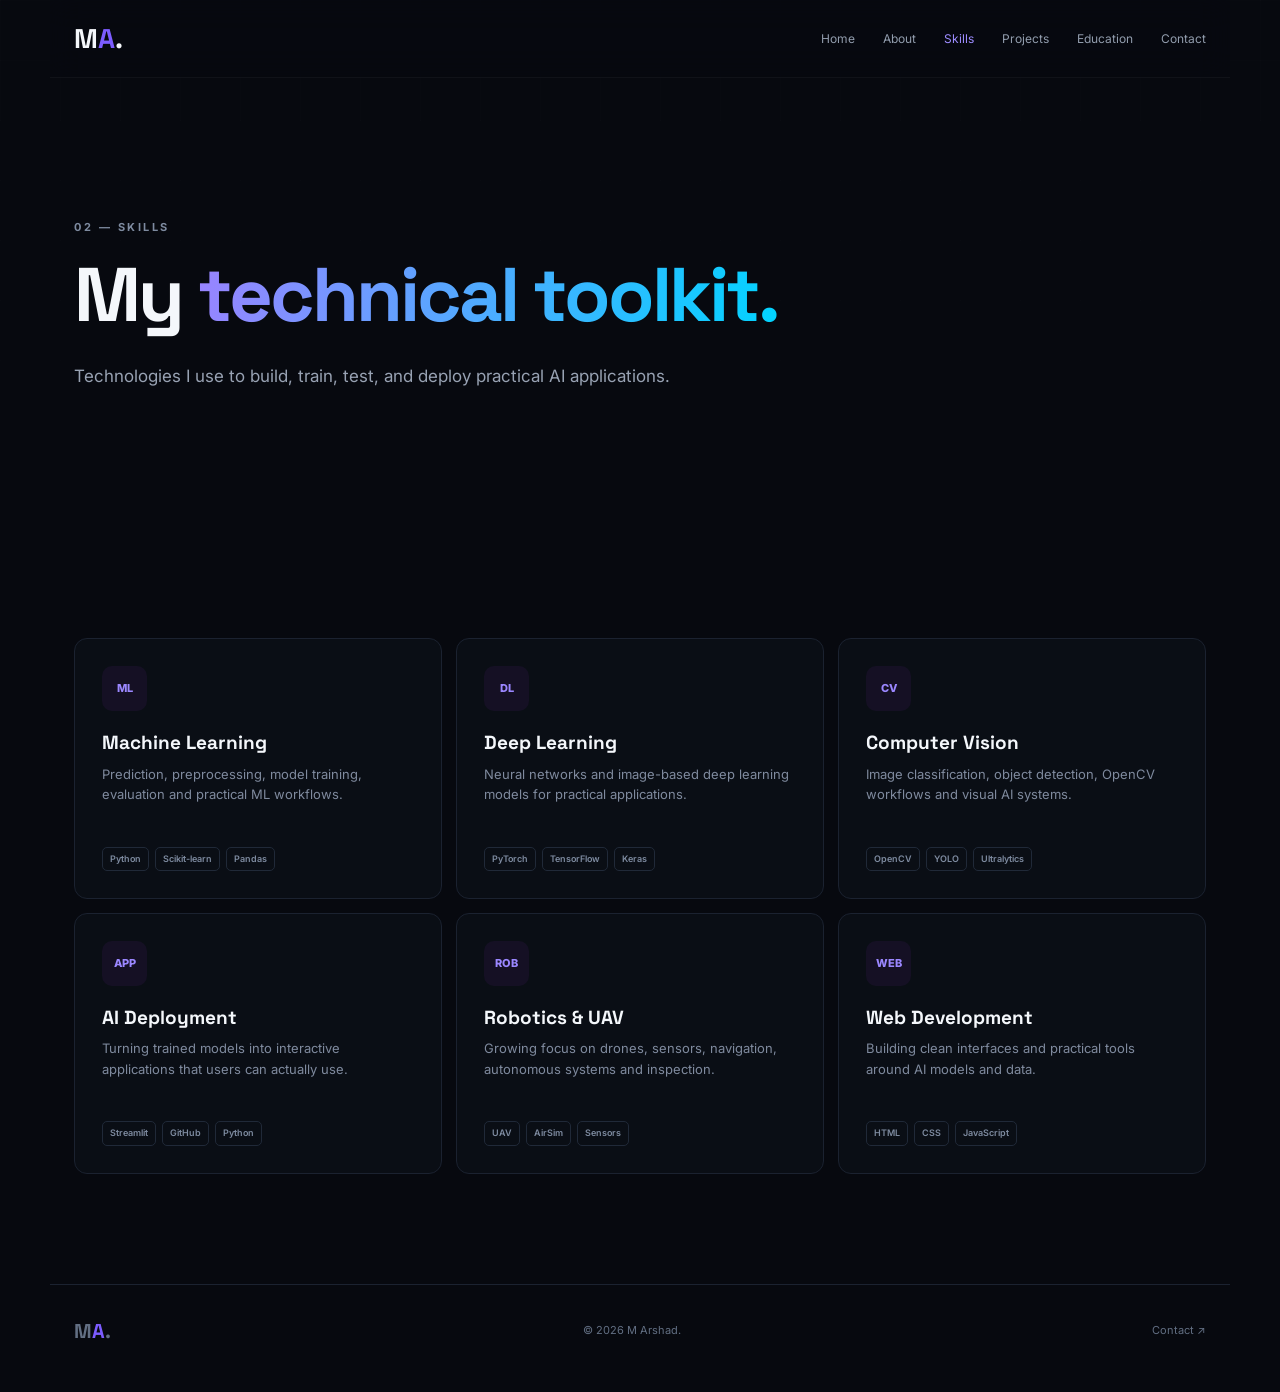
<file: skills.html>
<!DOCTYPE html>
<html lang="en"><head><meta charset="UTF-8"><meta name="viewport" content="width=device-width, initial-scale=1.0">
<title>Skills | M Arshad</title><link rel="preconnect" href="https://fonts.googleapis.com"><link rel="preconnect" href="https://fonts.gstatic.com" crossorigin>
<link href="https://fonts.googleapis.com/css2?family=Inter:wght@400;500;600;700;800&family=Space+Grotesk:wght@500;600;700&display=swap" rel="stylesheet"><link rel="stylesheet" href="style.css"></head>
<body><div class="bg-grid"></div><header class="navbar"><a href="index.html" class="logo">M<span>A</span>.</a><button class="menu-btn">☰</button><nav>
<a href="index.html">Home</a><a href="about.html">About</a><a class="active" href="skills.html">Skills</a><a href="projects.html">Projects</a><a href="education.html">Education</a><a href="contact.html">Contact</a></nav></header>
<main><section class="page-hero section"><p class="eyebrow">02 — SKILLS</p><h1>My <span>technical toolkit.</span></h1><p class="hero-text">Technologies I use to build, train, test, and deploy practical AI applications.</p></section>
<section class="section"><div class="skills-grid">
<div class="skill-card"><div class="skill-icon">ML</div><h3>Machine Learning</h3><p>Prediction, preprocessing, model training, evaluation and practical ML workflows.</p><div class="tags"><b>Python</b><b>Scikit-learn</b><b>Pandas</b></div></div>
<div class="skill-card"><div class="skill-icon">DL</div><h3>Deep Learning</h3><p>Neural networks and image-based deep learning models for practical applications.</p><div class="tags"><b>PyTorch</b><b>TensorFlow</b><b>Keras</b></div></div>
<div class="skill-card"><div class="skill-icon">CV</div><h3>Computer Vision</h3><p>Image classification, object detection, OpenCV workflows and visual AI systems.</p><div class="tags"><b>OpenCV</b><b>YOLO</b><b>Ultralytics</b></div></div>
<div class="skill-card"><div class="skill-icon">APP</div><h3>AI Deployment</h3><p>Turning trained models into interactive applications that users can actually use.</p><div class="tags"><b>Streamlit</b><b>GitHub</b><b>Python</b></div></div>
<div class="skill-card"><div class="skill-icon">ROB</div><h3>Robotics & UAV</h3><p>Growing focus on drones, sensors, navigation, autonomous systems and inspection.</p><div class="tags"><b>UAV</b><b>AirSim</b><b>Sensors</b></div></div>
<div class="skill-card"><div class="skill-icon">WEB</div><h3>Web Development</h3><p>Building clean interfaces and practical tools around AI models and data.</p><div class="tags"><b>HTML</b><b>CSS</b><b>JavaScript</b></div></div>
</div></section></main><footer><div class="footer-logo">M<span>A</span>.</div><p>© <span id="year"></span> M Arshad.</p><a href="contact.html">Contact ↗</a></footer><script src="script.js"></script></body></html>
</file>
<file: style.css>
*{margin:0;padding:0;box-sizing:border-box}:root{--bg:#07090f;--card:#0d111b;--text:#f4f7fb;--muted:#98a2b3;--line:#1b2230;--accent:#7c5cff;--accent2:#00d4ff;--green:#48e6a2}html{scroll-behavior:smooth}body{background:var(--bg);color:var(--text);font-family:Inter,Arial,sans-serif;line-height:1.6;overflow-x:hidden}a{text-decoration:none;color:inherit}.bg-grid{position:fixed;inset:0;pointer-events:none;opacity:.28;background-image:linear-gradient(rgba(255,255,255,.035) 1px,transparent 1px),linear-gradient(90deg,rgba(255,255,255,.035) 1px,transparent 1px);background-size:60px 60px;mask-image:linear-gradient(to bottom,black,transparent 80%);z-index:-1}.navbar{height:78px;display:flex;align-items:center;justify-content:space-between;max-width:1180px;margin:auto;padding:0 24px;position:sticky;top:0;z-index:20;background:rgba(7,9,15,.8);backdrop-filter:blur(16px);border-bottom:1px solid rgba(255,255,255,.04)}.logo,.footer-logo{font-family:"Space Grotesk";font-size:27px;font-weight:700}.logo span,.footer-logo span{color:var(--accent)}.navbar nav{display:flex;gap:28px}.navbar nav a{font-size:12px;color:#929dae;transition:.2s}.navbar nav a:hover,.navbar nav a.active{color:white}.navbar nav a.active{color:#9d8cff}.menu-btn{display:none;background:none;border:0;color:white;font-size:25px}.section{max-width:1180px;margin:auto;padding:110px 24px}.hero{min-height:calc(100vh - 78px);display:grid;grid-template-columns:1.15fr .85fr;gap:70px;align-items:center;padding-top:80px}.page-hero{min-height:50vh;display:flex;justify-content:center;flex-direction:column;padding-top:100px;padding-bottom:70px}.page-hero h1{max-width:850px}.compact-section{padding-top:50px;padding-bottom:80px}.status{display:inline-flex;align-items:center;gap:9px;border:1px solid #253042;border-radius:100px;padding:7px 13px;font-size:12px;color:#b9c2d1;margin-bottom:25px;background:#0b0f18}.status span{width:7px;height:7px;background:var(--green);border-radius:50%;box-shadow:0 0 12px var(--green)}.eyebrow{font-size:11px;letter-spacing:2.5px;color:#7e8ba0;font-weight:700;margin-bottom:17px}h1,h2,h3{font-family:"Space Grotesk",sans-serif;line-height:1.08}h1{font-size:clamp(44px,6vw,76px);letter-spacing:-3px}h1 span,h2 span{background:linear-gradient(100deg,#9a83ff,var(--accent2));-webkit-background-clip:text;background-clip:text;color:transparent}.hero-text{max-width:680px;color:var(--muted);font-size:17px;margin:27px 0}.hero-text strong{color:#e9edf5}.hero-actions{display:flex;gap:12px;flex-wrap:wrap}.btn{display:inline-flex;align-items:center;justify-content:center;padding:13px 20px;border-radius:9px;font-size:13px;font-weight:700;border:1px solid transparent;transition:.25s;cursor:pointer}.btn.primary{background:linear-gradient(100deg,var(--accent),#6550e8);box-shadow:0 8px 30px #684ff52b}.btn.primary:hover{transform:translateY(-2px);box-shadow:0 12px 35px #684ff54a}.btn.secondary{border-color:#283142;color:#d8deea;background:#0d1119}.btn.secondary:hover{border-color:#59677e}.quick-links{display:flex;gap:22px;margin-top:28px;color:#78859a;font-size:12px}.quick-links a:hover{color:white}.hero-card{position:relative;min-height:440px;display:flex;align-items:center;justify-content:center}.orb{position:absolute;width:300px;height:300px;border-radius:50%;background:radial-gradient(circle,#775aff44,transparent 65%);filter:blur(5px)}.code-window{width:100%;max-width:470px;background:#0b0f17;border:1px solid #242c3b;border-radius:15px;box-shadow:0 30px 90px #0008;position:relative;z-index:2;transform:rotate(2deg)}.window-bar{height:42px;border-bottom:1px solid #1e2633;display:flex;align-items:center;padding:0 15px;gap:7px;color:#667386;font-size:11px}.window-bar i{width:8px;height:8px;border-radius:50%;background:#323b4a}.window-bar span{margin-left:8px}.code-window pre{padding:26px 22px;overflow:auto;font:13px/2 "SFMono-Regular",Consolas,monospace;color:#c9d2df}.purple{color:#c792ea}.blue{color:#82aaff}.green{color:#c3e88d}.yellow{color:#ffcb6b}.section-heading{max-width:780px;margin-bottom:50px}.section-heading h2{font-size:clamp(34px,5vw,55px);letter-spacing:-2px}.about-grid{display:grid;grid-template-columns:1fr .8fr;gap:70px}.about-copy>p{color:var(--muted);font-size:16px;max-width:680px;margin-bottom:20px}.stats{display:grid;grid-template-columns:repeat(4,1fr);gap:10px;margin-top:35px}.stats div{padding:18px 12px;border:1px solid var(--line);border-radius:10px;background:#0a0e16}.stats strong{display:block;font:700 22px "Space Grotesk"}.stats span{display:block;color:#718097;font-size:10px;margin-top:3px}.focus-card{border:1px solid var(--line);background:linear-gradient(145deg,#101522,#090c13);padding:30px;border-radius:16px}.card-label{font-size:10px;letter-spacing:2px;color:#778399}.focus-card h3{font-size:25px;margin:15px 0 28px}.focus-card ul{list-style:none}.focus-card li{border-top:1px solid var(--line);padding:14px 0;color:#aab3c2;font-size:13px}.focus-card li span{color:var(--accent2);margin-right:15px;font-size:10px}.language-grid{display:grid;grid-template-columns:repeat(4,1fr);gap:12px}.language-grid div{padding:25px;border:1px solid var(--line);background:#0a0e15;border-radius:12px}.language-grid strong{display:block;font:600 20px "Space Grotesk"}.language-grid span{font-size:11px;color:#778398}.skills-grid{display:grid;grid-template-columns:repeat(3,1fr);gap:14px}.skill-card{border:1px solid var(--line);padding:27px;border-radius:13px;background:#0a0e15;transition:.25s}.skill-card:hover,.project-card:hover{border-color:#313c50;transform:translateY(-4px)}.skill-icon{display:grid;place-items:center;width:45px;height:45px;border-radius:10px;background:#151024;color:#9b87ff;font-size:11px;font-weight:800;margin-bottom:22px}.skill-card h3{font-size:19px;margin-bottom:10px}.skill-card p{font-size:13px;color:#7f8a9e;min-height:65px}.tags,.project-tags{display:flex;gap:6px;flex-wrap:wrap;margin-top:18px}.tags b,.project-tags span{font-size:9px;font-weight:600;color:#7e8ba0;border:1px solid #202938;padding:4px 7px;border-radius:5px}.projects-grid{display:grid;grid-template-columns:repeat(2,1fr);gap:14px}.project-card{min-height:260px;padding:27px;border:1px solid var(--line);border-radius:14px;background:#0a0e15;transition:.25s}.project-card.featured{background:linear-gradient(145deg,#111126,#0b0e16)}.project-top{display:flex;justify-content:space-between;margin-bottom:35px}.project-number{font:700 12px "Space Grotesk";color:#657185}.project-type{font-size:9px;letter-spacing:1.5px;color:#647086}.project-card h3{font-size:23px;margin-bottom:12px}.project-card p{color:#808b9e;font-size:13px}.project-tags span{color:#8d99ab}.timeline{max-width:800px;border-left:1px solid #27303e;margin-left:10px}.timeline-item{position:relative;padding:0 0 48px 38px}.timeline-item:last-child{padding-bottom:0}.dot{position:absolute;left:-5px;top:4px;width:9px;height:9px;background:var(--accent);border-radius:50%;box-shadow:0 0 0 5px var(--bg)}.timeline-item span{font-size:9px;letter-spacing:2px;color:#667389}.timeline-item h3{font-size:22px;margin:9px 0}.timeline-item p{font-size:13px;color:#7f8a9d;max-width:650px}.cta{display:flex;justify-content:space-between;align-items:center;border-top:1px solid var(--line);border-bottom:1px solid var(--line);max-width:1132px;margin:20px auto}.cta h2{font-size:clamp(35px,5vw,54px);letter-spacing:-2px}.contact-section{padding-top:20px}.contact-layout{display:grid;grid-template-columns:.85fr 1.15fr;gap:70px}.contact-info h2{font-size:clamp(32px,4vw,50px);letter-spacing:-2px}.contact-info>p{color:var(--muted);font-size:14px;margin:20px 0}.contact-details{display:grid;gap:10px;margin-top:30px}.contact-details a{border:1px solid var(--line);background:#0a0e15;padding:15px;border-radius:9px}.contact-details small,.language-mini small{display:block;color:#68758a;font-size:8px;letter-spacing:1.5px}.contact-details strong{font-size:12px}.language-mini{margin-top:28px}.language-mini span{display:inline-block;margin:10px 6px 0 0;border:1px solid #252e3d;padding:5px 9px;border-radius:6px;font-size:10px;color:#a1abbb}.contact-form{background:#0a0e15;border:1px solid var(--line);padding:28px;border-radius:14px}.contact-form label{display:block;font-size:11px;color:#aeb7c6;margin-bottom:16px}.contact-form input,.contact-form textarea{display:block;width:100%;margin-top:7px;background:#080b12;border:1px solid #222b39;border-radius:7px;padding:12px;color:white;font:13px Inter;outline:none}.contact-form input:focus,.contact-form textarea:focus{border-color:#6350d9}.contact-form textarea{resize:vertical}.contact-form .btn{width:100%;border:0}.form-note{font-size:9px;color:#68758a;text-align:center;margin-top:12px}footer{max-width:1180px;margin:auto;padding:30px 24px 45px;display:flex;align-items:center;justify-content:space-between;border-top:1px solid var(--line);color:#626f83;font-size:11px}.footer-logo{font-size:20px}footer a:hover{color:white}
@media(max-width:850px){.navbar nav{display:none}.menu-btn{display:block}.navbar.open nav{display:flex;position:absolute;top:78px;left:0;right:0;padding:18px 24px;background:#090c13;border-bottom:1px solid var(--line);flex-direction:column;gap:17px}.hero{grid-template-columns:1fr;padding-top:60px}.hero-card{min-height:330px}.about-grid,.contact-layout{grid-template-columns:1fr;gap:35px}.skills-grid{grid-template-columns:repeat(2,1fr)}.language-grid{grid-template-columns:repeat(2,1fr)}}
@media(max-width:560px){.section{padding:75px 18px}.navbar{padding:0 18px}h1{font-size:43px;letter-spacing:-2px}.hero-text{font-size:15px}.quick-links{flex-wrap:wrap}.stats{grid-template-columns:repeat(2,1fr)}.skills-grid,.projects-grid{grid-template-columns:1fr}.language-grid{grid-template-columns:1fr}.hero-card{min-height:280px}.code-window pre{font-size:10px}footer{padding:25px 18px;gap:15px;flex-wrap:wrap}}
</file>
